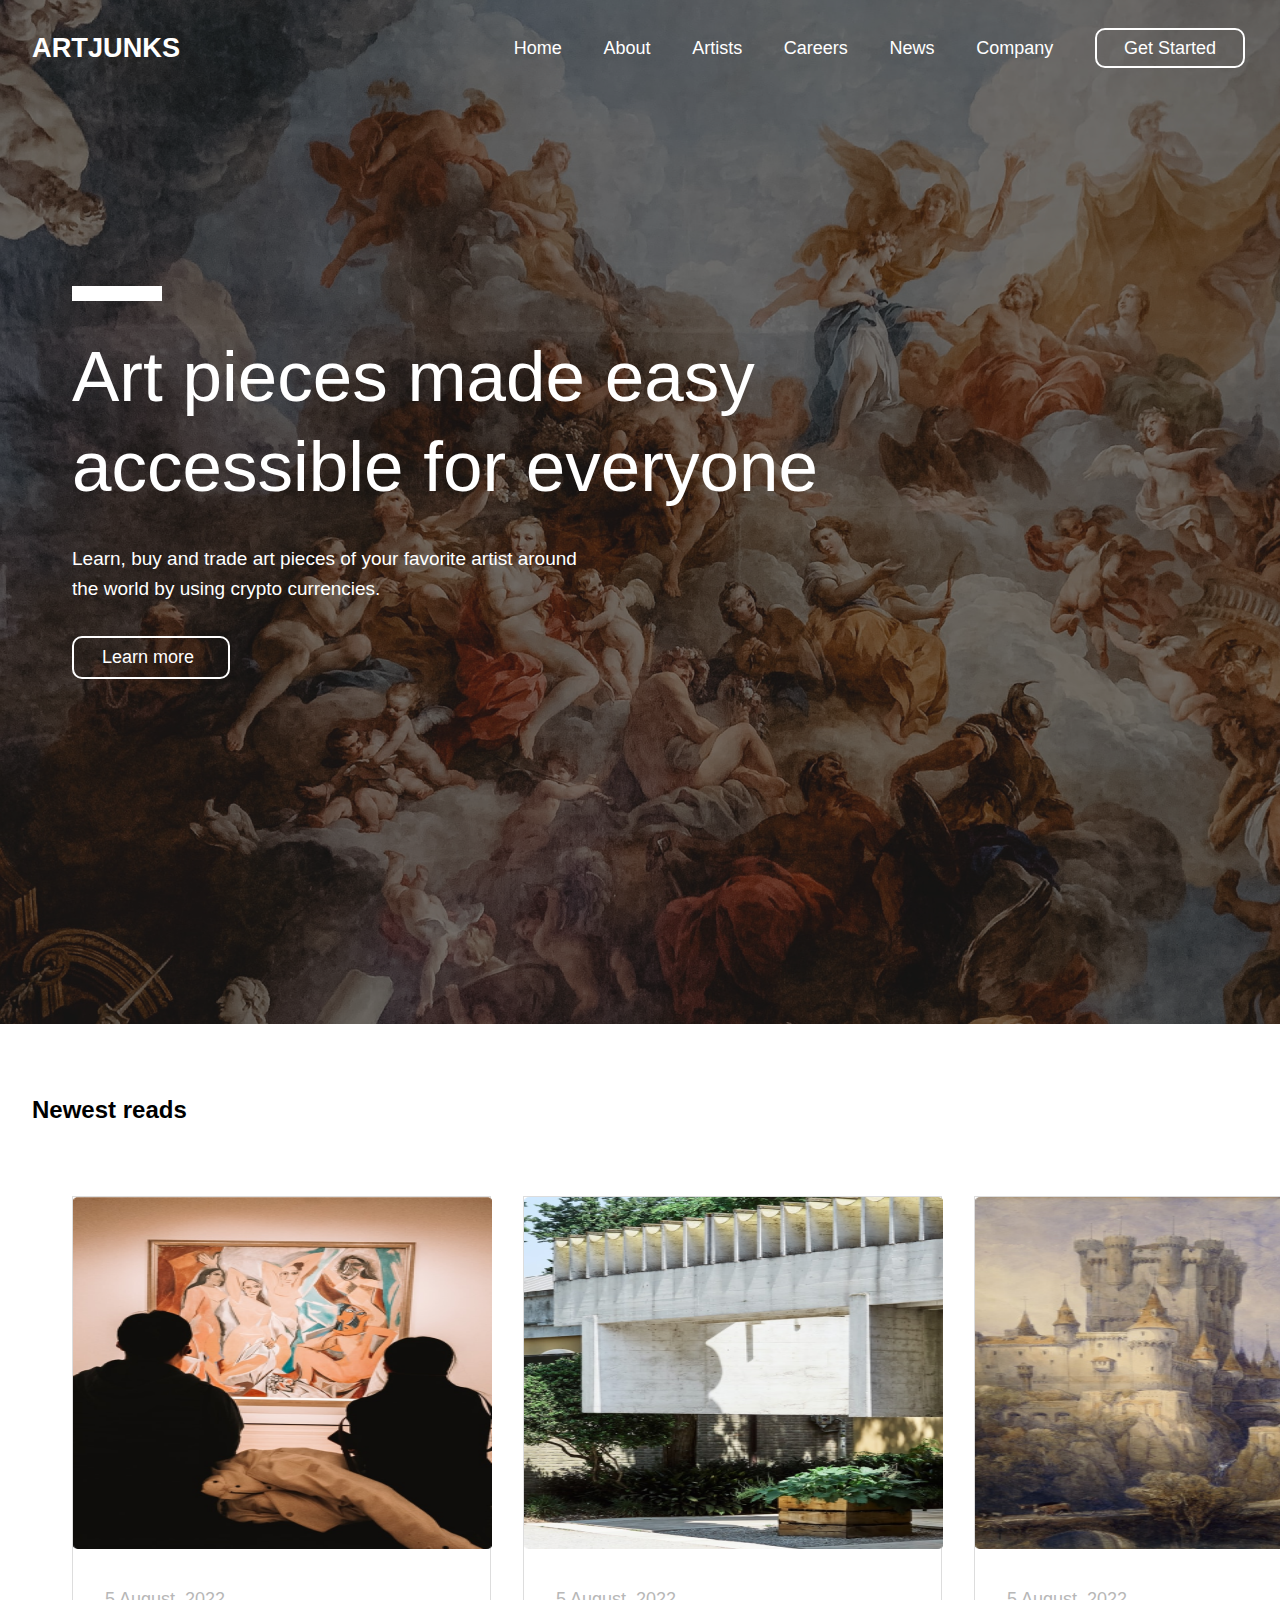
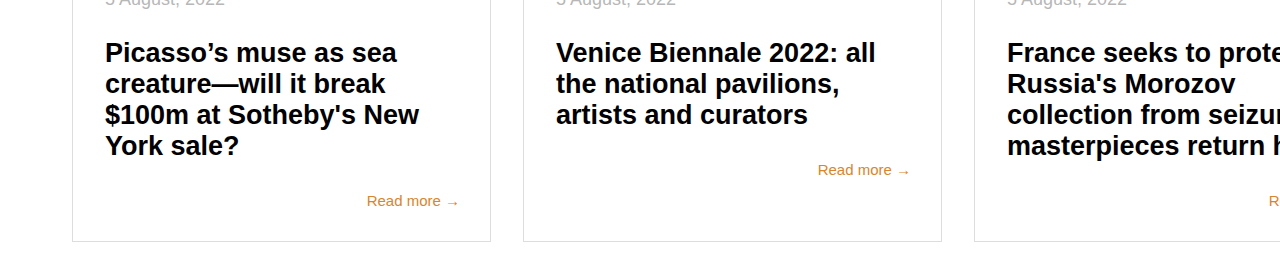
<file: Assignment-2/index.html>
<!DOCTYPE html>
<html lang="en">

<head>
    <meta charset="UTF-8">
    <meta name="viewport" content="width=device-width, initial-scale=1.0">
    <meta name="description" content="Learn about job openings at Jovian and submit your application now">
    <meta name="keywords" content="data science, software development, jobs">
    <meta name="author" content="Jovian">
    <meta name="robots" content="index, follow">
    <meta property="og:title" content="Jovian Careers">
    <meta property="og:description" content="Learn about job openings at Jovian and submit your application now">
    <meta property="og:image" content="images/KBD7w8k - Imgur.png">
    <meta name="twitter:title" content="Jovian Careers">
    <meta name="twitter:description" content="Learn about job openings at Jovian and submit your application now">
    <meta name="twitter:image" content="images/KBD7w8k - Imgur.png">
    <link rel="icon" href="images/favicon.webp" type="image/x-icon">
    <link rel="stylesheet" href="styles.css" />
    <title>Assignment-2</title>
</head>

<body>
    <div id="bg-img-container">
    </div>

    <div id="navbar">
        <div id="nav-head">ARTJUNKS</div>
        <div id="nav-menu">
            <img src="images/Hamburger Menu.png" alt="" id="nav-menu-logo">
        </div>
        <div id="menu-buttons">
            <ul id="nav-list">
                <li class="list-iems">Home</li>
                <li class="list-iems">About</li>
                <li class="list-iems">Artists</li>
                <li class="list-iems">Careers</li>
                <li class="list-iems">News</li>
                <li class="list-iems">Company</li>
                <li class="list-iems get-button">Get Started</li>
            </ul>
        </div>
    </div>

    <div id="header">
        <div id="box">
            <img src="images/Rectangle 3.png" alt="rectangle box">
        </div>
        <div id="head">Art pieces made easy accessible for everyone</div>
        <div id="para">
            <p id="para-text">Learn, buy and trade art pieces of your favorite artist around the world by using crypto
                currencies.</p>
        </div>
        <div id="head-button">Learn more</div>
    </div>
    <div id="heading">
        <h2>Newest reads</h2>
    </div>
    <div id="news-section">
        <div class="news">
            <div class="news-image">
                <img src="images/unsplash_0aL3qzGKDpY.png" alt="">
            </div>
            <div class="news-title">
                <div class="news-time">5 August, 2022</div>
                <div class="news-head">Picasso’s muse as sea creature—will it break $100m at Sotheby's New York sale?
                </div>
                <div class="news-read">Read more &#8594</div>
            </div>
        </div>
        <div class="news">
            <div class="news-image">
                <img src="images/unsplash_ieXZRcAKfmE.png" alt="">
            </div>
            <div class="news-title">
                <div class="news-time">5 August, 2022</div>
                <div class="news-head">Venice Biennale 2022: all the national pavilions, artists and curators
                </div>
                <div class="news-read">Read more &#8594</div>
            </div>
        </div>
        <div class="news">
            <div class="news-image">
                <img src="images/unsplash_sJr8LDyEf7k.png" alt="" >
            </div>
            <div class="news-title">
                <div class="news-time">5 August, 2022</div>
                <div class="news-head">France seeks to protect Russia's Morozov collection from seizure as masterpieces return home
                </div>
                <div class="news-read">Read more &#8594</div>
            </div>
        </div>
    </div>
</body>

</html>
</file>
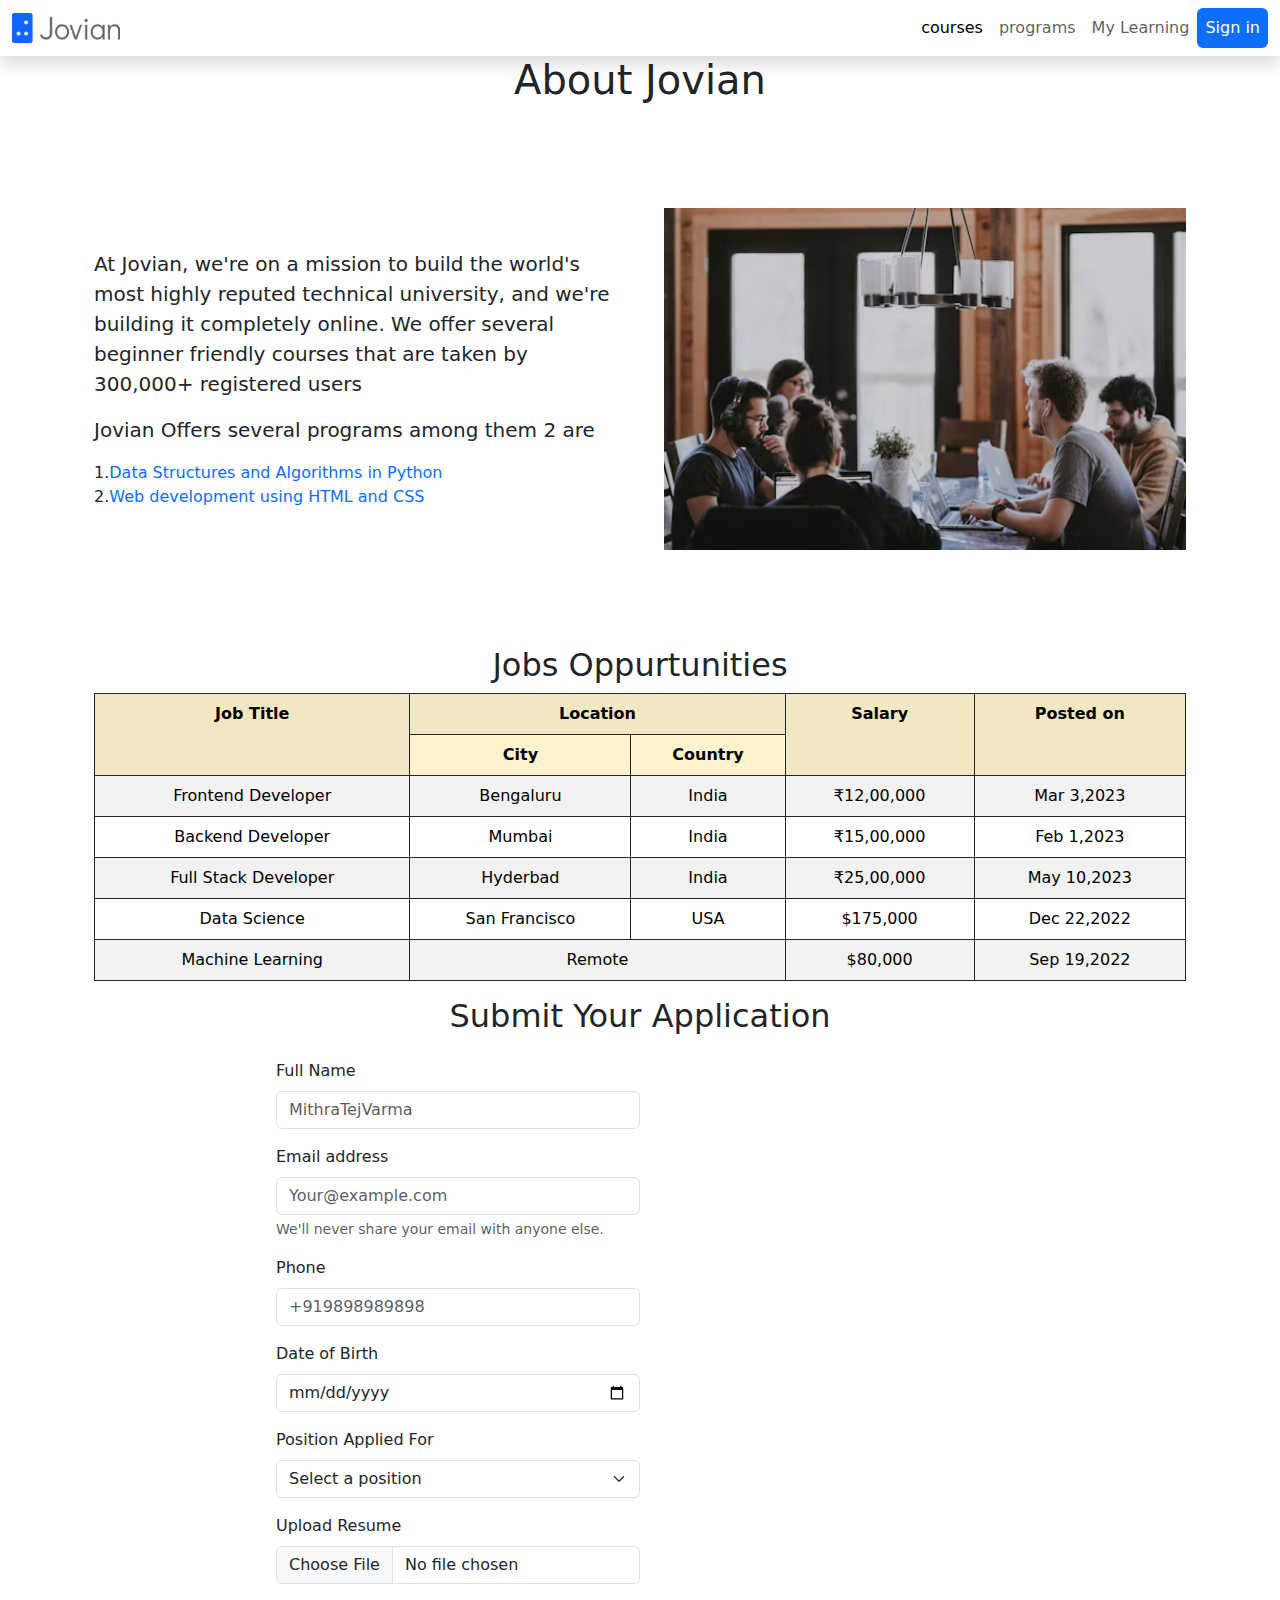
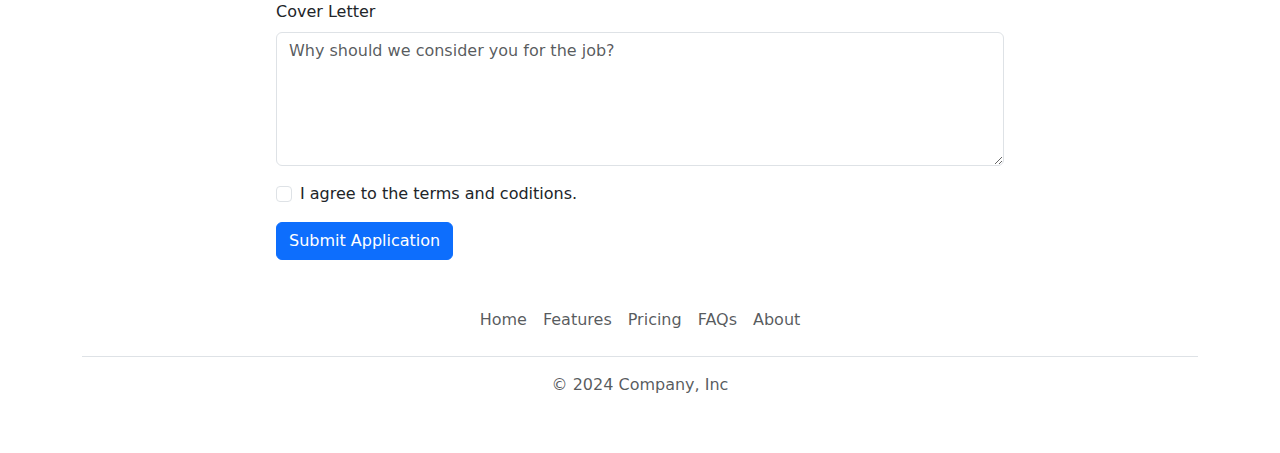
<file: bootstrap live web page/index.html>
<!DOCTYPE html>
<html lang="en">

<head>
    <meta charset="UTF-8">
    <meta name="viewport" content="width=device-width, initial-scale=1.0">
    <meta name="description" content="Learn about job openings at Jovian and submit your application now">
    <meta name="keywords" content="data science, software development, jobs">
    <meta name="author" content="Jovian">
    <meta name="robots" content="index, follow">
    <meta property="og:title" content="Jovian Careers">
    <meta property="og:description" content="Learn about job openings at Jovian and submit your application now">
    <meta property="og:image" content="images/KBD7w8k - Imgur.png">
    <meta name="twitter:title" content="Jovian Careers">
    <meta name="twitter:description" content="Learn about job openings at Jovian and submit your application now">
    <meta name="twitter:image" content="images/KBD7w8k - Imgur.png">
    <title>Jovian Careers</title>
    <link rel="icon" href="images/undefined - Imgur.png" type="image/x-icon">
    <link rel="stylesheet" href="/bootstrap-5.3.3-dist/bootstrap-5.3.3-dist/css/bootstrap.min.css">
    <link rel="stylesheet" href="styles.css" />
</head>

<body>
    <!-- Nav bar -->
    <nav class="navbar navbar-expand-sm shadow">
        <div class="container-fluid">
          <div class="navbar-brand">
            <img class="d-md-none" src="images/jovian-logo.png" alt="Jovian logo without text" height="30px">
            <img class="d-none d-md-block" src="images/logo.png" alt="Jovian logo with text" height="30px">
          </div>
          <button class="navbar-toggler" type="button" data-bs-toggle="collapse" data-bs-target="#navbarNavAltMarkup" aria-controls="navbarNavAltMarkup" aria-expanded="false" aria-label="Toggle navigation">
            <span class="navbar-toggler-icon text-dark"></span>
          </button>
          <div class="collapse navbar-collapse justify-content-end " id="navbarNavAltMarkup">
            <div class="navbar-nav ">
              <a class="nav-link active" aria-current="page" href="#">courses</a>
              <a class="nav-link" href="#">programs</a>
              <a class="nav-link" href="#">My Learning</a>
              <a class="nav-link btn bg-primary text-white ">Sign in</a>
            </div>
          </div>
        </div>
      </nav>



    <!-- About section (or) Hero section -->
    <div class="display-5 text-center">
      <h1>About Jovian</h1></div>
    <div class="container col-xxl-8 px-4 py-5">
        <div class="row flex-lg-row-reverse align-items-center g-5 py-5">
          <div class="col-10 col-sm-8 col-lg-6">
            <img src="images/work-side.jpg" class="d-block mx-lg-auto img-fluid" alt="Bootstrap Themes" width="700" height="500" loading="lazy">
          </div>
          <div class="col-lg-6">
            <p class="lead">At Jovian, we're on a mission to build the world's most highly reputed technical university, and we're building it completely online. We offer several beginner friendly courses that are taken by 300,000+ registered users</p>
             <p class="lead" >Jovian Offers several programs among them 2 are</p>
            <div class="link">1.<a class="text-decoration-none" href="#">Data Structures and Algorithms in Python</a></div>
            <div class="link">2.<a class="text-decoration-none" href="#">Web development using HTML and CSS</a></div>
          </div>
        </div>
      </div>
    <!-- Job Oppurtunities -->
    <!-- <div id="jobs">Jobs</div> -->
    <div class="container">
      <h2 class="text-center">Jobs Oppurtunities</h1>
      <div class="container-fluid d-lg-none">
          <div class="job card my-2 p-3">
              <div class="card-title fw-bold text-dark">Frontend Developer</div>
              <div class="card-detail text-secondary">Bengaluru, India </div>
              <div class="card-detail text-secondary">₹12,00,000</div>
              <div class="card-detail text-secondary">posted Mar 3,2023</div>
          </div>
          <div class="job card my-2 p-3">
              <div class="card-title">Backend Developer</div>
              <div class="card-detail text-secondary">Mumbai,India</div>
              <div class="card-detail text-secondary">₹15,00,000</div>
              <div class="card-detail text-secondary">posted Feb 1,2023</div>
          </div>
          <div class="job card my-2 p-3">
              <div class="card-title">Full Stack Developer</div>
              <div class="card-detail text-secondary">Hyderbad, India</div>
              <div class="card-detail text-secondary">₹ 25,00,000</div>
              <div class="card-detail text-secondary">Posted May 10, 2023</div>
          </div>
          <div class="job card my-2 p-3">
              <div class="card-title">Data Scientist</div>
              <div class="card-detail text-secondary">San Francisco, USA</div>
              <div class="card-detail text-secondary">$175,000</div>
              <div class="card-detail text-secondary">Posted Dec 22, 2022</div>
          </div>
          <div class="job card my-2 p-3">
              <div class="card-title">ML Engineer</div>
              <div class="card-detail text-secondary">Remote</div>
              <div class="card-detail text-secondary">$80,000</div>
              <div class="card-detail text-secondary">Posted Sep 19, 2022</div>
          </div>
      </div>
      <div class="container-fluid d-none d-lg-flex">
      <table class="table table-bordered border-dark text-center table-striped">
        <tr class="table-warning border-dark">
            <th rowspan="2">Job Title</th>
            <th colspan="2">Location</th>
            <th rowspan="2">Salary</th>
            <th rowspan="2">Posted on</th>
        </tr>
        <tr class="table-warning border-dark">
            <th>City</th>
            <th>Country</th>
        </tr>
        <tr class="">
            <td>Frontend Developer</td>
            <td>Bengaluru</td>
            <td> India </td>
            <td>₹12,00,000</td>
            <td>Mar 3,2023</td>
        </tr>
        <tr class="">
            <td>Backend Developer</td>
            <td>Mumbai</td>
            <td>India</td>
            <td>₹15,00,000</td>
            <td>Feb 1,2023</td>
        </tr>
        <tr class="">
            <td>Full Stack Developer</td>
            <td>Hyderbad</td>
            <td>India</td>
            <td>₹25,00,000</td>
            <td>May 10,2023</td>
        </tr>
        <tr class="">
            <td>Data Science</td>
            <td>San Francisco</td>
            <td>USA</td>
            <td>$175,000</td>
            <td>Dec 22,2022</td>
        </tr>
        <tr class="">
            <td>Machine Learning</td>
            <td colspan="2"> Remote</td>
            <td>$80,000</td>
            <td>Sep 19,2022</td>
        </tr>

    </table>
  </div>
    </div>
<!--APPLICATION FORM-->
<div class="container px-4">
  <h2 class="text-center mb-4">Submit Your Application</h2>
  <form
    class="offset-lg-2 col-lg-8"
    action="https://formbold.com/s/3L7wR"
    method="POST"
    enctype="multipart/form-data"
  >
    <!--NAME-->
    <div class="mb-3 col-sm-6">
      <label for="fullname" class="form-label"> Full Name </label>
      <input
        type="text"
        class="form-control"
        name="name"
        required
        placeholder="MithraTejVarma"
        id="fullname"
      />
    </div>

    <!--EMAIL-->
    <div class="mb-3 col-sm-6">
      <label for="email" class="form-label"> Email address </label>
      <input
        type="email"
        class="form-control"
        name="email"
        placeholder="Your@example.com"
        id="email"
        aria-describedby="emailHelp"
        required
      />
      <div id="emailHelp" class="form-text">
        We'll never share your email with anyone else.
      </div>
    </div>

    <!--PHONE-->
    <div class="mb-3 col-sm-6">
      <label for="phone" class="form-label">Phone</label>
      <input
        type="tel"
        class="form-control"
        id="phone"
        placeholder="+919898989898"
        name="phone"
        required
      />
    </div>

    <!--DOB-->
    <div class="mb-3 col-sm-6">
      <label for="dob" class="form-label">Date of Birth</label>
      <input
        type="date"
        class="form-control"
        id="dob"
        name="dob"
        required
      />
    </div>

    <!--POSITION-->
    <div class="mb-3 col-sm-6">
      <label for="position" class="form-label">Position Applied For</label>
      <select class="form-select" aria-label="Default select example">
        <option selected value="">Select a position</option>
        <option value="frontend developer">Frontend Developer</option>
        <option value="Backend developer">Backend Developer</option>
        <option value="full stack developer">Full Stack Developer</option>
        <option value="data scientist">Data Scientist</option>
        <option value="ml engineer ">ML Engineer</option>
      </select>
    </div>

    <!--RESUME-->
    <div class="mb-3 col-sm-6">
      <label for="resume" class="form-label">Upload Resume</label>
      <input
        type="file"
        class="form-control"
        id="resume"
        name="resume"
        required
      />
    </div>

    <!--COVER LETTER-->
    <div class="mb-3">
      <label for="resume" class="form-label">Cover Letter</label>
      <textarea
        placeholder="Why should we consider you for the job?"
        class="form-control"
        id="resume"
        name="resume"
        rows="5"
        required
      ></textarea>
    </div>

    <!--TERMS-->
    <div class="mb-3 form-check">
      <input type="checkbox" class="form-check-input" id="terms" />
      <label class="form-check-label" for="terms"
        >I agree to the terms and coditions.</label
      >
    </div>

    <!--SUBMIT BUTTON-->
    <button type="submit" class="btn btn-primary">
      Submit Application
    </button>
  </form>
</div>
   <!-- Footer-->
   <div class="container">
    <footer class="py-3 my-4">
      <ul class="nav justify-content-center border-bottom pb-3 mb-3 d-block text-center d-md-flex">
        <li class="nav-item"><a href="#" class="nav-link px-2 text-body-secondary">Home</a></li>
        <li class="nav-item"><a href="#" class="nav-link px-2 text-body-secondary">Features</a></li>
        <li class="nav-item"><a href="#" class="nav-link px-2 text-body-secondary">Pricing</a></li>
        <li class="nav-item"><a href="#" class="nav-link px-2 text-body-secondary">FAQs</a></li>
        <li class="nav-item"><a href="#" class="nav-link px-2 text-body-secondary">About</a></li>
      </ul>
      <p class="text-center text-body-secondary">© 2024 Company, Inc</p>
    </footer>
  </div>
    <script src="/bootstrap-5.3.3-dist/bootstrap-5.3.3-dist/js/bootstrap.bundle.min.js"></script>
</body>

</html>
</file>
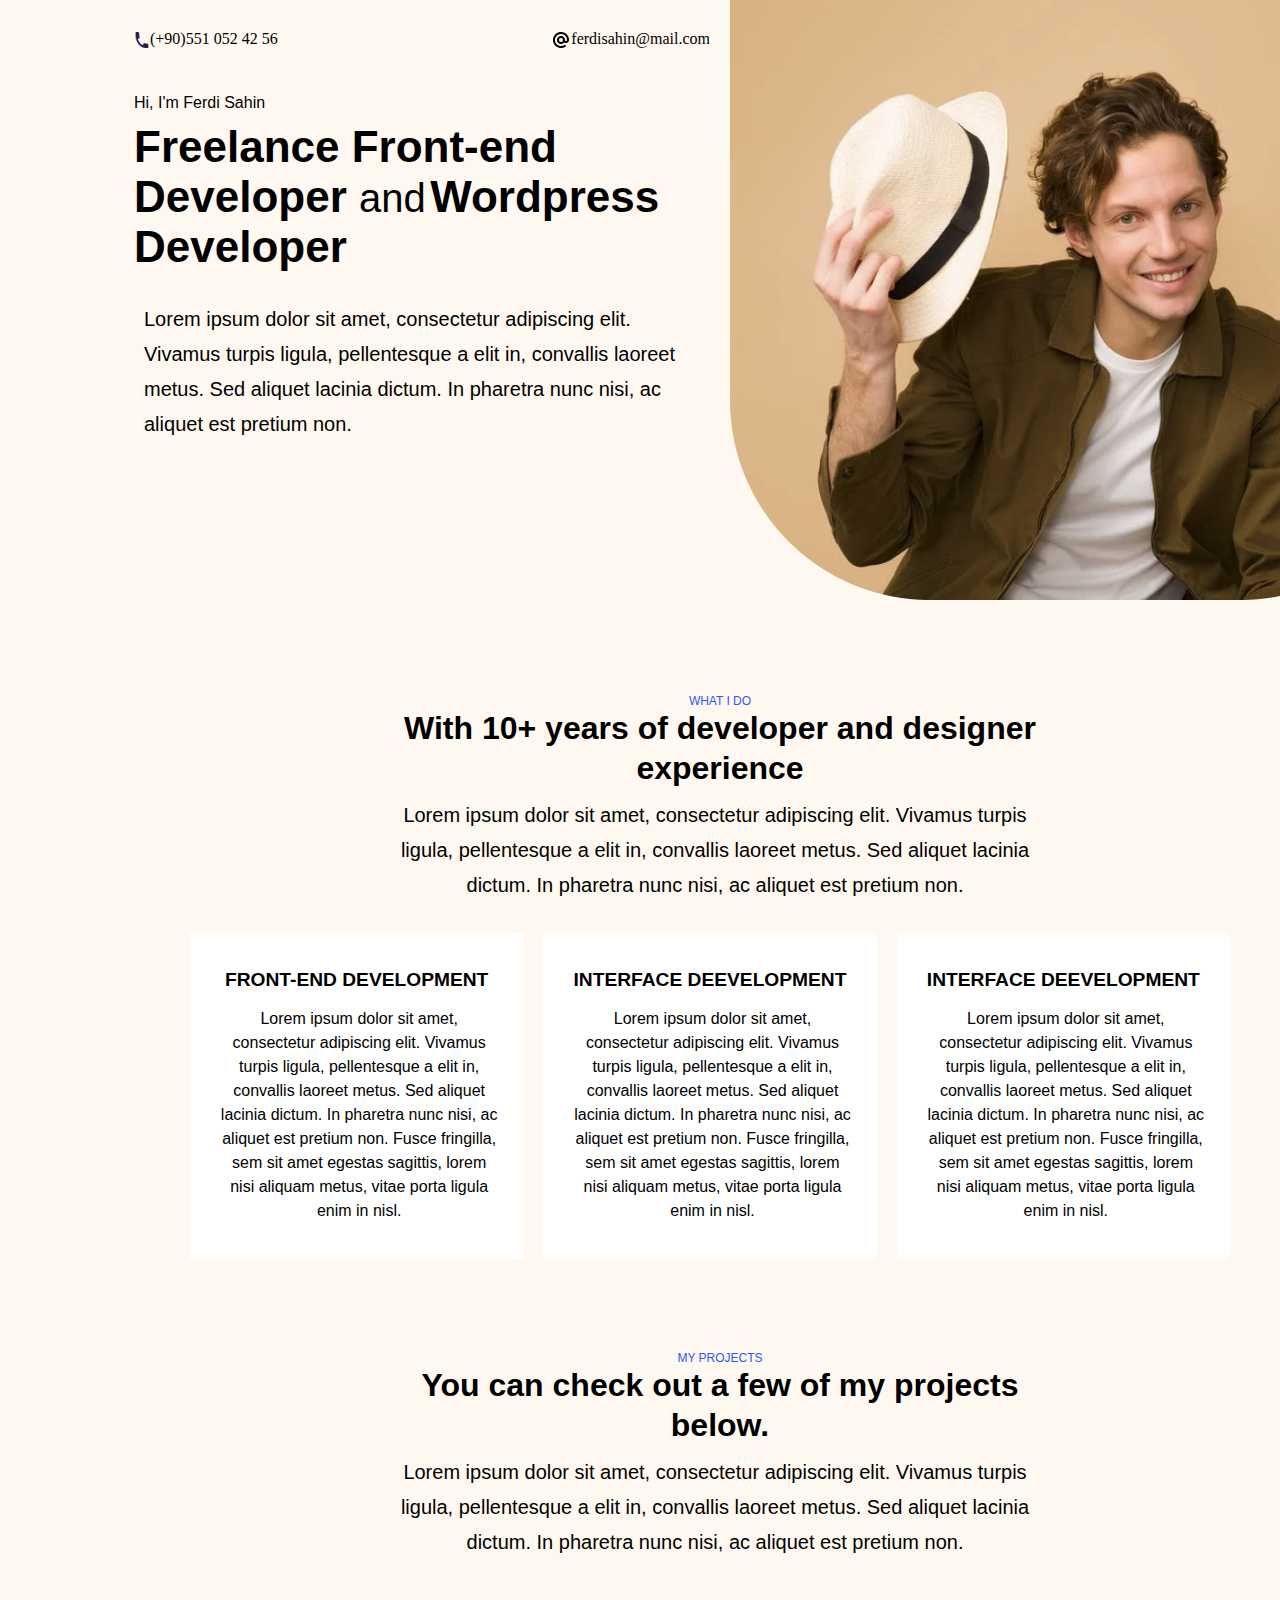
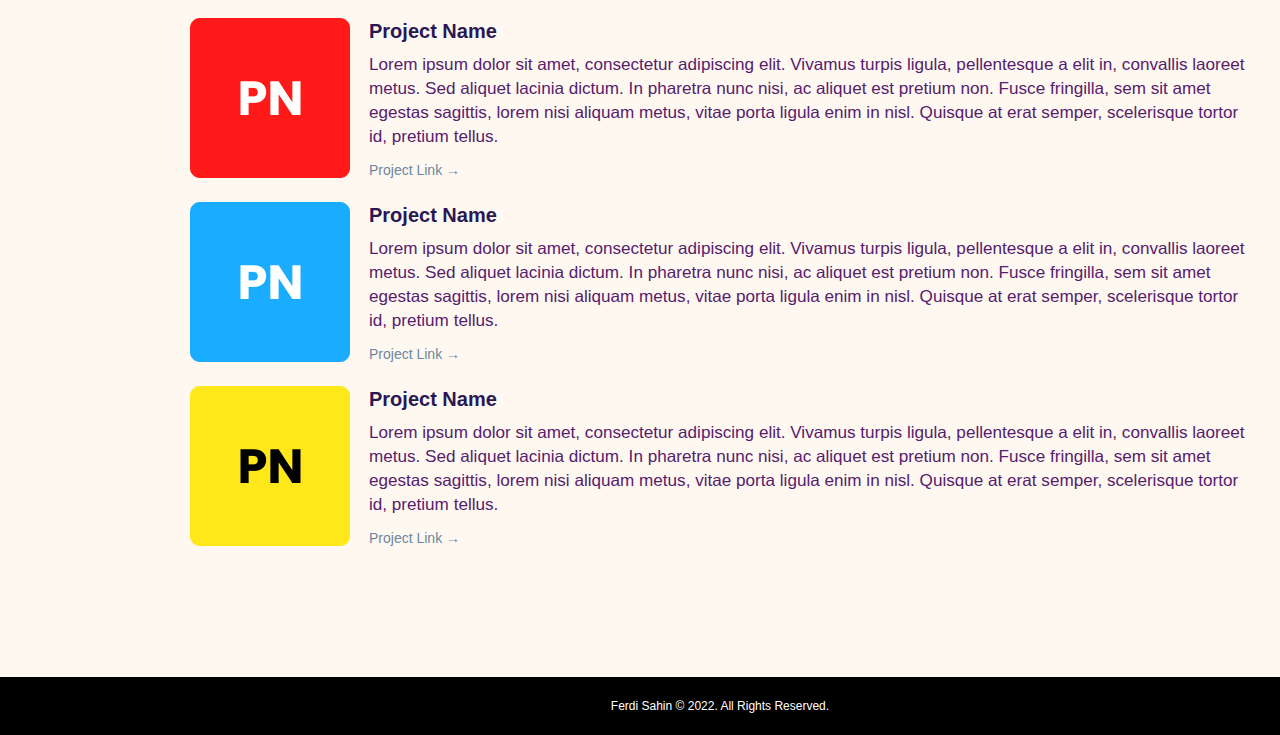
<file: figma-third website/index.html>
<!DOCTYPE html>
<html lang="en">

<head>
    <meta charset="UTF-8">
    <meta name="viewport" content="width=device-width, initial-scale=1.0">
    <title>Figma - Assignment</title>
    <link rel="stylesheet" href="styles.css">
</head>

<body>
    <div id="home">
        <div id="left-home">
            <div id="contacts">
                <div id="phone">
                    <div><img src="images/Frame (1).png" alt="phone-image" class="contacts-image" height="20px"
                            width="16px"></div>
                    <div class="text">(+90)551 052 42 56</div>
                </div>
                <div id="email">
                    <div><img class="contacts-image" src="images/Frame.png" alt="email"></div>
                    <div class="text">ferdisahin@mail.com</div>
                </div>
            </div>
            <div>
                <p id="hi-line">Hi, I'm Ferdi Sahin</p>
                <h2 class="h2"> Freelance Front-end <br>Developer </h2><span id="and">and</span>
                <h2 class="h2"> Wordpress Developer</h2>
                <p class="para"> Lorem ipsum dolor sit amet, consectetur adipiscing elit. Vivamus turpis ligula,
                    pellentesque a elit in,
                    convallis laoreet metus. Sed aliquet lacinia dictum. In pharetra nunc nisi, ac aliquet est pretium
                    non.</p>
            </div>
        </div>
        <div id="home-image">
            <img id="image" src="images/Image.png" alt="photo" width="710px" height="600px">
        </div>
    </div>
    <div id="about">
        <div class="top">WHAT I DO</div>
        <div class="head">With 10+ years of developer and designer experience</div>
        <div class="centered-para">
            <p class="para centre">Lorem ipsum dolor sit amet, consectetur adipiscing elit. Vivamus turpis ligula,
                pellentesque a elit in, convallis laoreet metus. Sed aliquet lacinia dictum. In pharetra nunc nisi, ac
                aliquet est pretium non.</p>
        </div>
        <div id="container">
            <div class="box">
                <h2 class="heading">FRONT-END DEVELOPMENT</h2>
                <p class="about-para">Lorem ipsum dolor sit amet, consectetur adipiscing elit. Vivamus turpis ligula,
                    pellentesque a elit in, convallis laoreet metus. Sed aliquet lacinia dictum. In pharetra nunc nisi,
                    ac aliquet est pretium non. Fusce fringilla, sem sit amet egestas sagittis, lorem nisi aliquam
                    metus, vitae porta ligula enim in nisl.</p>
            </div>
            <div class="box">
                <h2 class="heading">INTERFACE DEEVELOPMENT</h2>
                <p class="about-para">Lorem ipsum dolor sit amet, consectetur adipiscing elit. Vivamus turpis ligula,
                    pellentesque a elit in, convallis laoreet metus. Sed aliquet lacinia dictum. In pharetra nunc nisi,
                    ac aliquet est pretium non. Fusce fringilla, sem sit amet egestas sagittis, lorem nisi aliquam
                    metus, vitae porta ligula enim in nisl.</p>
            </div>
            <div class="box">
                <h2 class="heading">INTERFACE DEEVELOPMENT</h2>
                <p class="about-para">Lorem ipsum dolor sit amet, consectetur adipiscing elit. Vivamus turpis ligula,
                    pellentesque a elit in, convallis laoreet metus. Sed aliquet lacinia dictum. In pharetra nunc nisi,
                    ac aliquet est pretium non. Fusce fringilla, sem sit amet egestas sagittis, lorem nisi aliquam
                    metus, vitae porta ligula enim in nisl.</p>
            </div>
        </div>
    </div>
    <div id="section-projects">
        <div class="top"> MY PROJECTS</div>
        <div class="head">You can check out a few of my projects below.</div>
        <div class="section-para ">
            <p class="para centre">Lorem ipsum dolor sit amet, consectetur adipiscing elit. Vivamus turpis ligula,
                pellentesque a elit in, convallis laoreet metus. Sed aliquet lacinia dictum. In pharetra nunc nisi, ac
                aliquet est pretium non.</p>
        </div>
        <div id="projects">
            <div class="project">
                <div class="project-logo"><img src="images/Logo (1).png" alt="project 1" height="160px" width="160px"
                        class="pr-img"></div>
                <div class="project-info">
                    <div class="project-name"><span class="span-title">Project Name</span></div>
                    <div class="project-text">Lorem ipsum dolor sit amet, consectetur adipiscing elit. Vivamus turpis
                        ligula, pellentesque a elit in, convallis laoreet metus. Sed aliquet lacinia dictum. In pharetra
                        nunc nisi, ac aliquet est pretium non. Fusce fringilla, sem sit amet egestas sagittis, lorem
                        nisi aliquam metus, vitae porta ligula enim in nisl. Quisque at erat semper, scelerisque tortor
                        id, pretium tellus.</div>
                    <div class="project-link"><a href="" class="link">Project Link &#8594</a></div>
                </div>
            </div>
            <div class="project">
                <div class="project-logo"><img src="images/Logo (3).png" alt="project 1" height="160px" width="160px"
                        class="pr-img"></div>
                <div class="project-info">
                    <div class="project-name"><span class="span-title">Project Name</span></div>
                    <div class="project-text">Lorem ipsum dolor sit amet, consectetur adipiscing elit. Vivamus turpis
                        ligula, pellentesque a elit in, convallis laoreet metus. Sed aliquet lacinia dictum. In pharetra
                        nunc nisi, ac aliquet est pretium non. Fusce fringilla, sem sit amet egestas sagittis, lorem
                        nisi aliquam metus, vitae porta ligula enim in nisl. Quisque at erat semper, scelerisque tortor
                        id, pretium tellus.</div>
                    <div class="project-link"><a href="" class="link">Project Link &#8594</a></div>
                </div>
            </div>
            <div class="project">
                <div class="project-logo"><img src="images/Logo (2).png" alt="project 1" height="160px" width="160px"
                        class="pr-img"></div>
                <div class="project-info">
                    <div class="project-name"><span class="span-title">Project Name</span></div>
                    <div class="project-text">Lorem ipsum dolor sit amet, consectetur adipiscing elit. Vivamus turpis
                        ligula, pellentesque a elit in, convallis laoreet metus. Sed aliquet lacinia dictum. In pharetra
                        nunc nisi, ac aliquet est pretium non. Fusce fringilla, sem sit amet egestas sagittis, lorem
                        nisi aliquam metus, vitae porta ligula enim in nisl. Quisque at erat semper, scelerisque tortor
                        id, pretium tellus.</div>
                    <div class="project-link"><a href="" class="link">Project Link &#8594</a></div>
                </div>
            </div>
        </div>
    </div>
    <div id="footer">
        <p id="footer-text">Ferdi Sahin © 2022. All Rights Reserved.</p>
    </div>
</body>

</html>
</file>
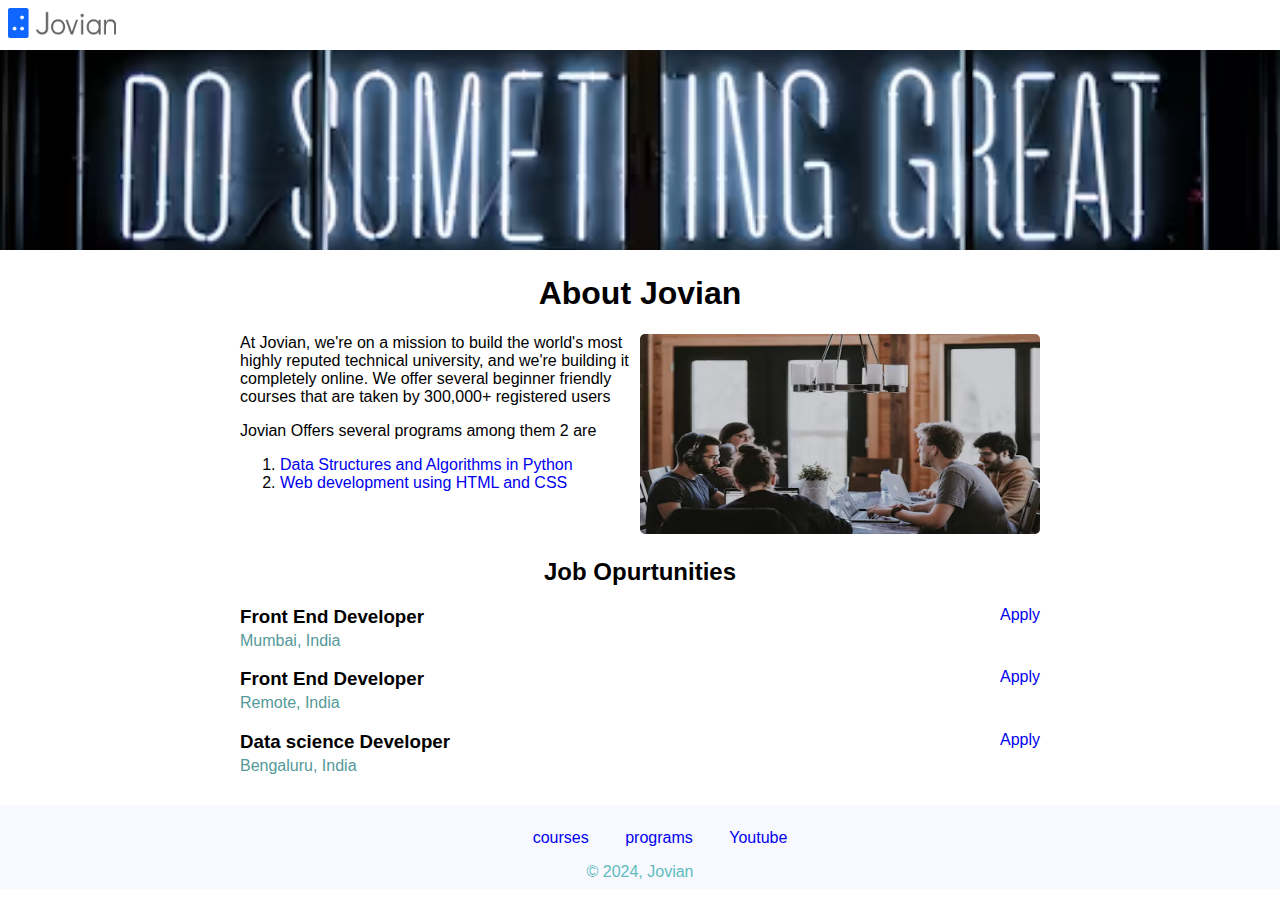
<file: my-first-web-page/index.html>
<!DOCTYPE html>
<html lang="en">

<head>
    <meta charset="UTF-8">
    <meta name="viewport" content="width=device-width, initial-scale=1.0">
    <title>My First Website-page</title>
    <link rel="stylesheet" href="styles.css" />
</head>

<body>
    <div>
        <img id="logo" src="images/logo.png" alt="Jovian logo">
        <img id="banner" src="images/banner.jpg" alt="Banner for Jovian" height="200px">
        <h1 class="heading">About Jovian</h1>
        <div id="about">
            <div id="description">
                <p style="margin-top: 0;">At Jovian, we're on a mission to build
                    the world's most highly reputed technical
                    university, and we're building it completely
                    online. We offer several beginner friendly
                    courses that are taken by 300,000+ registered
                    users</p>

                Jovian Offers several programs among them 2 are
                <ol>
                    <li>
                        <a href="https://jovian.ai/learn/data-structures-and-algorithms-in-python" target="_blank"> Data
                            Structures and
                            Algorithms in Python</a>
                    </li>
                    <li>
                        <a href="https://jovian.ai/learn/web-development-with-html-and-css" target="_blank"> Web
                            development
                            using HTML and CSS</a>
                    </li>
                </ol>
            </div>
            <div id="team">
                <img id="work" src="images/work-side.jpg" alt="working together" height="200px">
            </div>
        </div>

        <h2>Job Opurtunities</h2>
        <div id="jobs">
            <div id="job-role">
                <a class="apply" href="mailto:nmithratej@gmail.com?subject=Frontend">Apply</a>
                <h3>Front End Developer</h3>
                <div class="location">Mumbai, India</div>
            </div>
            <div id="job-role">
                <a class="apply" href="mailto:nmithratej@gmail.com?subject=Backend">Apply</a>
                <h3>Front End Developer</h3>
                <div class="location">Remote, India</div>
            </div>
            <div id="job-role">
                <a class="apply" href="mailto:nmithratej@gmail.com?subject=Data Science">Apply</a>
                <h3>Data science Developer</h3>
                <div class="location">Bengaluru, India</div>
            </div>
        </div>
        <div id="footer">
            <ul id="footer-list">
                <li>
                    <a href="http://jovian.com" target="_blank">courses</a>
                </li>
                <li>
                    <a href="http://jovian.com" target="_blank">programs</a>
                </li>
                <li>
                    <a href="http://youtube.com/@jovianhq" target="_blank">Youtube</a>
                </li>
            </ul>
            <div id="copyright">© 2024, Jovian</div>
        </div>
    </div>
</body>

</html>
</file>
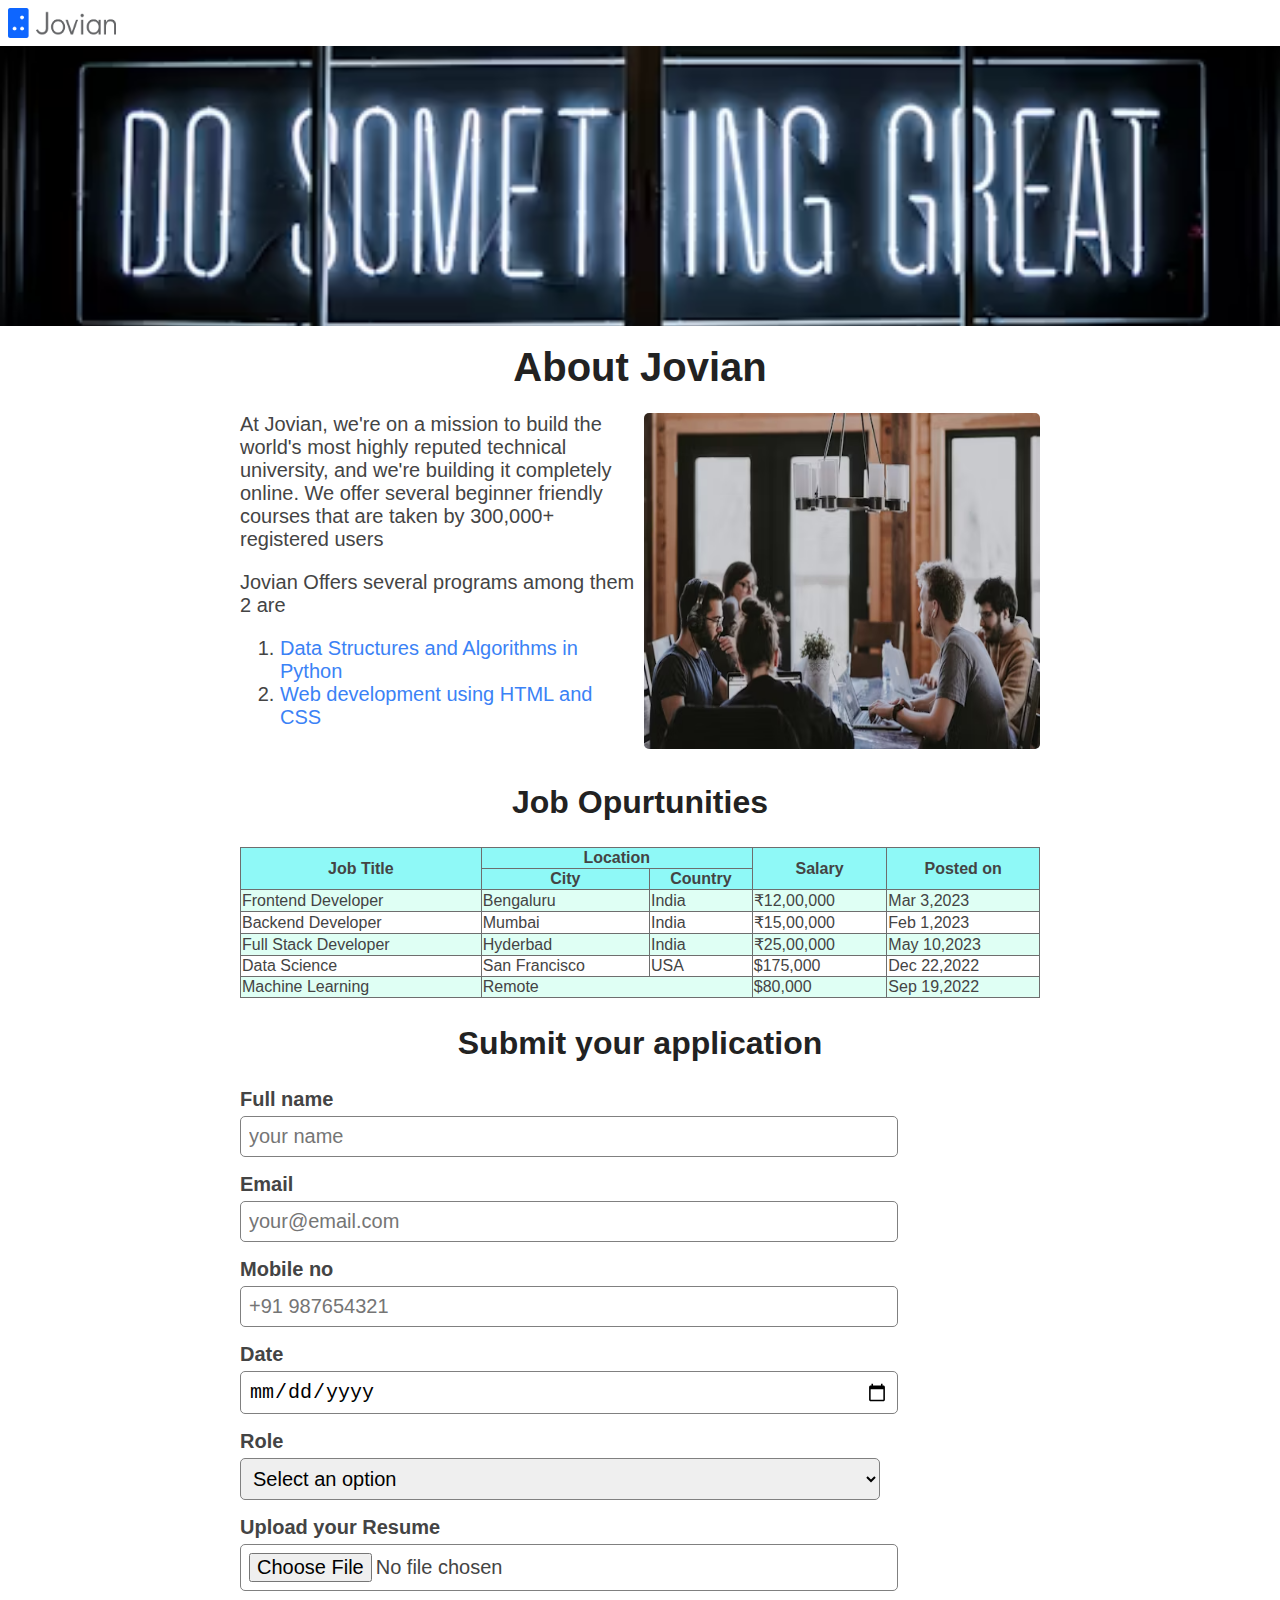
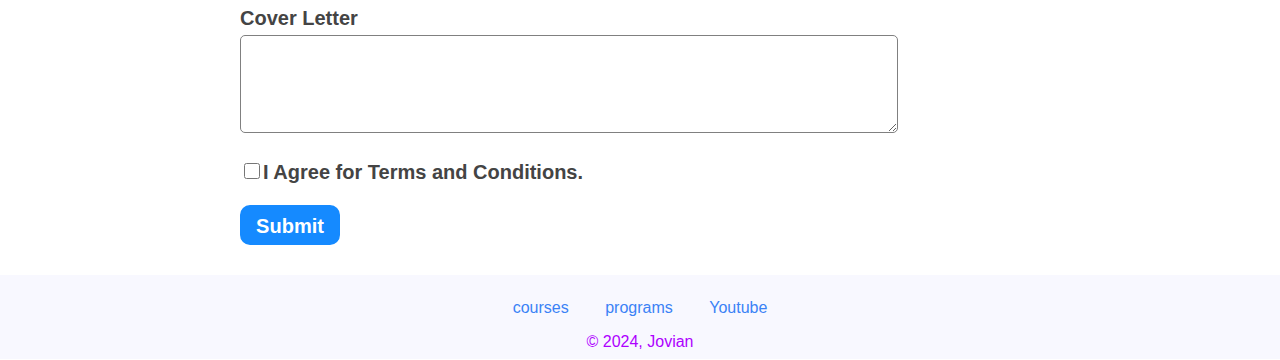
<file: my-second-page/index.html>
<!DOCTYPE html>
<html lang="en">

<head>
    <meta charset="UTF-8">
    <meta name="viewport" content="width=device-width, initial-scale=1.0">
    <meta name="description" content="Learn about job openings at Jovian and submit your application now">
    <meta name="keywords" content="data science, software development, jobs">
    <meta name="author" content="Jovian">
    <meta name="robots" content="index, follow">
    <meta property="og:title" content="Jovian Careers">
    <meta property="og:description" content="Learn about job openings at Jovian and submit your application now">
    <meta property="og:image" content="images/KBD7w8k - Imgur.png">
    <meta name="twitter:title" content="Jovian Careers">
    <meta name="twitter:description" content="Learn about job openings at Jovian and submit your application now">
    <meta name="twitter:image" content="images/KBD7w8k - Imgur.png">
    <title>Jovian Careers</title>
    <link rel="icon" href="images/undefined - Imgur.png" type="image/x-icon">
    <link rel="stylesheet" href="styles.css" />
</head>

<body>
    <div>
        <div id="navbar">
        <img src="images/jovian-logo.png" alt="jovian-logo" id="jovian-logo" height="30" >
        <img id="jovian-logo-text" src="images/logo.png" alt="Jovian logo with text" height="30">
    </div>
        <img id="banner" src="images/banner.jpg" alt="Banner for Jovian" >
        <h1 class="heading">About Jovian</h1>
        <div id="about">
            <div id="description">
                <p style="margin-top: 0;">At Jovian, we're on a mission to build
                    the world's most highly reputed technical
                    university, and we're building it completely
                    online. We offer several beginner friendly
                    courses that are taken by 300,000+ registered
                    users</p>

                Jovian Offers several programs among them 2 are
                <ol>
                    <li>
                        <a href="https://jovian.ai/learn/data-structures-and-algorithms-in-python" target="_blank"> Data
                            Structures and
                            Algorithms in Python</a>
                    </li>
                    <li>
                        <a href="https://jovian.ai/learn/web-development-with-html-and-css" target="_blank"> Web
                            development
                            using HTML and CSS</a>
                    </li>
                </ol>
            </div>
            <div id="team">
                <img id="work" src="images/work-side.jpg" alt="working together" >
            </div>
        </div>

        <h2>Job Opurtunities</h2>
        <div id="jobs">
            <div id="jobs-list">
                <div class="job">
                    <div class="job-title">Frontend Developer</div>
                    <div class="job-detail">Bengaluru, India </div>
                    <div class="job-detail">₹12,00,000</div>
                    <div class="job-detail">posted Mar 3,2023</div>
                </div>
                <div class="job">
                    <div class="job-title">Backend Developer</div>
                    <div class="job-detail">Mumbai,India</div>
                    <div class="job-detail">₹15,00,000</div>
                    <div class="job-detail">posted Feb 1,2023</div>
                </div>
                <div class="job">
                    <div class="job-title">Full Stack Developer</div>
                    <div class="job-detail">Hyderbad, India</div>
                    <div class="job-detail">₹ 25,00,000</div>
                    <div class="job-detail">Posted May 10, 2023</div>
                </div>
                <div class="job">
                    <div class="job-title">Data Scientist</div>
                    <div class="job-detail">San Francisco, USA</div>
                    <div class="job-detail">$175,000</div>
                    <div class="job-detail">Posted Dec 22, 2022</div>
                </div>
                <div class="job">
                    <div class="job-title">ML Engineer</div>
                    <div class="job-detail">Remote</div>
                    <div class="job-detail">$80,000</div>
                    <div class="job-detail">Posted Sep 19, 2022</div>
                </div>
            </div>
            <table id="job-table">
                <tr class="job-head-row">
                    <th rowspan="2">Job Title</th>
                    <th colspan="2">Location</th>
                    <th rowspan="2">Salary</th>
                    <th rowspan="2">Posted on</th>
                </tr>
                <tr class="job-head-row">
                    <th>City</th>
                    <th>Country</th>
                </tr>
                <tr class="job-data-row">
                    <td>Frontend Developer</td>
                    <td>Bengaluru</td>
                    <td> India </td>
                    <td>₹12,00,000</td>
                    <td>Mar 3,2023</td>
                </tr>
                <tr class="job-data-row">
                    <td>Backend Developer</td>
                    <td>Mumbai</td>
                    <td>India</td>
                    <td>₹15,00,000</td>
                    <td>Feb 1,2023</td>
                </tr>
                <tr class="job-data-row">
                    <td>Full Stack Developer</td>
                    <td>Hyderbad</td>
                    <td>India</td>
                    <td>₹25,00,000</td>
                    <td>May 10,2023</td>
                </tr>
                <tr class="job-data-row">
                    <td>Data Science</td>
                    <td>San Francisco</td>
                    <td>USA</td>
                    <td>$175,000</td>
                    <td>Dec 22,2022</td>
                </tr>
                <tr class="job-data-row">
                    <td>Machine Learning</td>
                    <td colspan="2"> Remote</td>
                    <td>$80,000</td>
                    <td>Sep 19,2022</td>
                </tr>

            </table>
        </div>

        <div id="application">
            <h2>Submit your application</h2>
            <form action="https://formbold.com/s/3L7wR" method="POST" enctype="multipart/form-data"
                id="application-form">
                <div class="form-group">
                    <label for="name">Full name</label>
                    <input type="text" name="Full name" id="name" required placeholder="your name">
                </div>
                <div class="form-group">
                    <label for="email">Email</label>
                    <input type="email" name="email" id="email" required placeholder="your@email.com">
                </div>
                <div class="form-group">
                    <label for="mobile">Mobile no</label>
                    <input type="tel" name="mobile number" id="mobile" required placeholder="+91 987654321">
                </div>
                <div class="form-group">
                    <label for="date">Date</label>
                    <input type="date" name="date" id="date" required>
                </div>
                <div class="form-group">
                    <label for="select-role">Role</label>
                    <select name="role" id="select-role" required>
                        <option value="">Select an option</option>
                        <option value="front-end developer">Frontend Developer</option>
                        <option value="front-end developer">Backend Developer</option>
                        <option value="front-end developer">Fullstack Developer</option>
                        <option value="front-end developer">Data Scientist</option>
                        <option value="front-end developer">ML Engineer</option>
                    </select>
                </div>
                <div class="form-group">
                    <label for="resume">Upload your Resume</label>
                    <input type="file" name="resume" id="resume" required accept=".pdf,.docx,">
                </div>
                <div class="form-group">
                    <label for="cv">Cover Letter</label>
                    <textarea name="cover letter" id="cv" cols="30" rows="10"></textarea>
                </div>
                <div class="form-group">
                    <label for="terms">
                        <input type="checkbox" name="terms and conditions" id="terms" required>I Agree for Terms and
                        Conditions.
                    </label>
                </div>
                <div class="form-group">
                    <input type="submit" id="submit">
                </div>
            </form>
        </div>
        <div id="footer">
            <ul id="footer-list">
                <li>
                    <a href="http://jovian.com" target="_blank">courses</a>
                </li>
                <li>
                    <a href="http://jovian.com" target="_blank">programs</a>
                </li>
                <li>
                    <a href="http://youtube.com/@jovianhq" target="_blank">Youtube</a>
                </li>
            </ul>
            <div id="copyright">© 2024, Jovian</div>
        </div>
    </div>
</body>

</html>
</file>
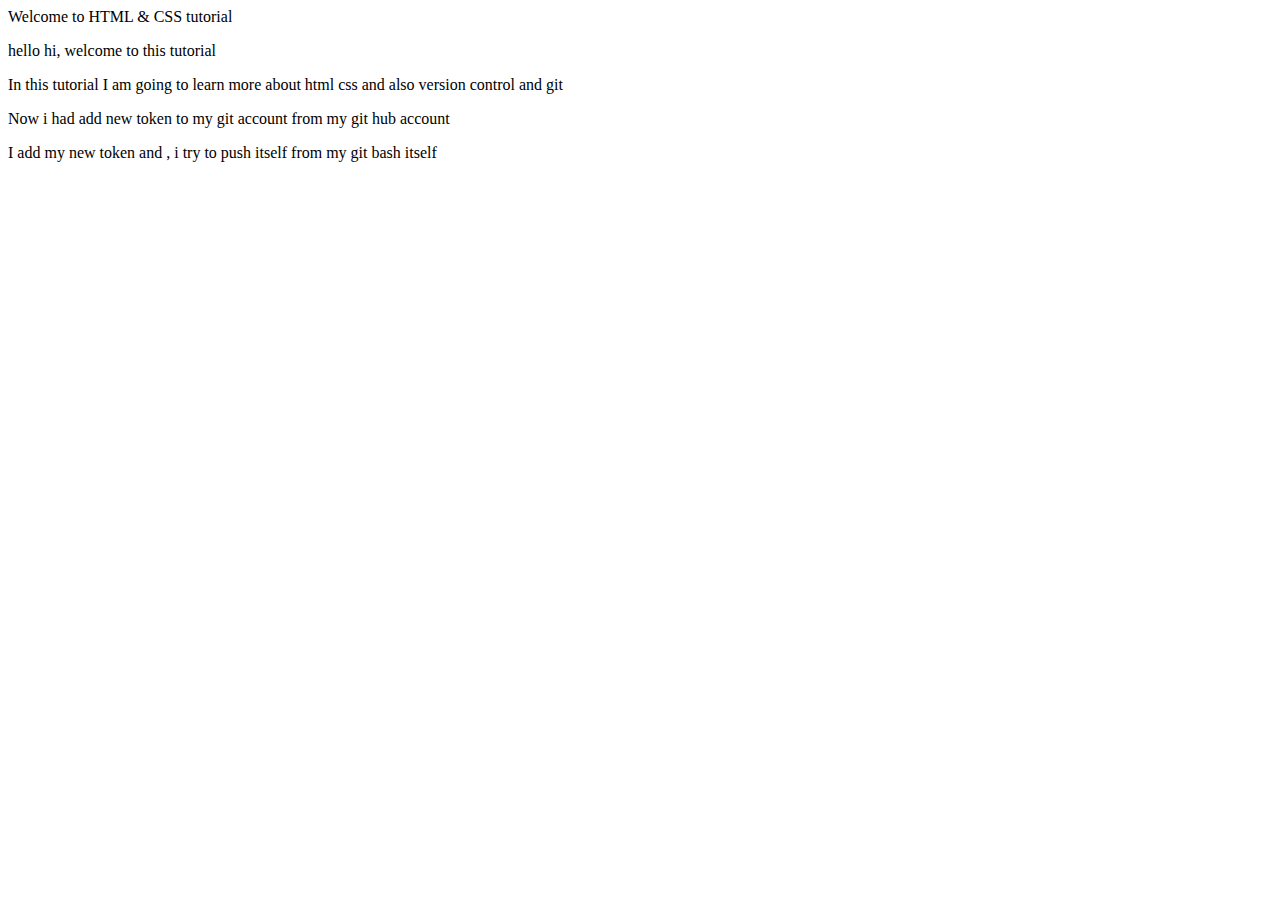
<file: my-first-web-page/01.html>
<!DOCTYPE html>
<html lang="en">
<head>
    <meta charset="UTF-8">
    <meta name="viewport" content="width=device-width, initial-scale=1.0">
    <title>My First Web Page</title>
</head>
<body>
    Welcome to HTML & CSS tutorial
    <p>hello hi, welcome to this tutorial</p>
    <p>In this tutorial I am going to learn more about html css and also version control and git</p>
    <p>Now i had add new token to my git account from my git hub account </p>
    <p>I add my new token and , i try to push itself from my git bash itself</p>
</body>
</html>
</file>
<file: Assignment-2/styles.css>
/*responsive web layout*/

/*Mobile layout and also all styles that are common 
for every layout*/
body {
    font-family: "Inter", "Roboto", sans-serif;
    font-size: 14px;
    margin: 0;
}

#bg-img-container {
    position: relative;
    /* Container for image and text */
    width: 100%;
    height: 1024px;
    /*Set your desired height*/
    background-image: url("images/unsplash_1rBg5YSi00c.png");
    /* Replace with your image path */
    background-repeat: no-repeat;
    background-size: cover;
    /* Cover the entire container */
    color: white;
    /* Text color */
}

#navbar {
    display: flex;
    margin: 32px 0;
    position: absolute;
    font-size: 24px;
    top: 0;
    width: 100%;
    color: white;
    /* Text color */
    justify-content: space-between;

}

#nav-head {
    font-weight: 900;
    font-size: 1.70rem;
    margin-left: 32px;
}

#nav-menu {
    align-self: flex-end;
    margin-right: 32px;
}

#menu-buttons {
    display: none;
}

#header {
    position: absolute;
    top: 285px;
    display: flex;
    flex-direction: column;
    max-width: 314px;
    margin-left: 32px;
    gap: 32px;
}

#box {
    /* margin-bottom: 32px; */
    height: 15px;
}

#head {
    font-size: 42px;
    font-weight: 400;
    line-height: 61.8px;
    color: white;
}

#para-text {
    margin: 0;
    font-size: 19px;
    line-height: 30px;
    color: white;
}

#head-button {
    border: 2px solid white;
    color: white;
    border-radius: 10px;
    font-size: 18px;
    padding: 9px 28px;
    width: 98px;
}

#heading {
    margin: 72px 32px;
}

#heading h2 {
    font-size: 24px;
    margin: 0;
}

#news-section {
    max-width: 311px;
    margin-left: auto;
    margin-right: auto;
    display: flex;
    flex-direction: column;
    gap: 32px;
    margin-bottom: 32px;

}

.news {
    border: 1px solid #DDDDDD;
}

.news-title {
    display: flex;
    flex-direction: column;
    margin-left: 32px;
    margin-top: 35px;
}

.news-time {
    color: #B7B7B7;
    margin-bottom: 28px;
}

.news-head {
    font-size: 21px;
    font-weight: 700;
    line-height: 24px;
    width: 247px;
}

.news-read {
    margin-top: 30px;
    align-self: flex-end;
    font-size: 15px;
    color: #D9852C;
    font-weight: 500;
    padding-right: 32px;
    margin-bottom: 32px;
}

/*Tablet layout*/

@media screen and (min-width:430px) {
    body {
        font-size: 16px;
    }

    #bg-img-container {
        background-image: url("images/Background.png");
    }

    #header {
        max-width: 600px;
        margin-left: 72px;
        margin-right: 72px;
    }

    #head {
        font-size: 57px;
        font-weight: 400;
        line-height: 90px;
    }

    #para {
        color: white;
        font-weight: 500;
        font-size: 19px;
        width: 526px;
        margin: 0;
        line-height: 30px;
        /* margin-top: 12px;
        margin-bottom: 12px; */
    }
    #news-section{
        max-width: none;
        flex-direction: row;
        margin-left: 72px;
        /* flex-shrink: 2; */
        /* flex-wrap: wrap; */
    }
    .news{
        width: 187px;
        /* height: 635px; */
        box-sizing: border-box;
    }
    .news-image img{
        width: 187px;
        height: 352px;

    }
    .news-title{
        width: 154px;
    }
    .news-head{
      width:123px ;
      text-wrap: wrap;
      font-size: 16px;
      line-height: 18px;
    }
    .news-read{
        justify-self: flex-end;
    }
}

/*Desktop layout*/

@media screen and (min-width:966px) {
    body {
        font-size: 18px;
    }

    #nav-menu {
        display: none;
    }

    #bg-img-container {
        background-image: url("images/Background\ \(1\).png");
    }

    #menu-buttons {
        display: inline;
    }

    #nav-list {
        list-style-type: none;
        margin: 0;
        padding: 0;
    }

    #nav-list li {
        display: inline;
        margin-right: 35px;
        font-size: 18px;
    }

    .get-button {
        border: 2px solid white;
        border-radius: 10px;
        padding: 8px 27px;
    }

    #header {
        max-width: 748px;

    }

    #head {
        font-size: 71px;
    }
    .news{
        width: 419px;
    }
    .news-image img{
        width: 419px;
    }
    .news-title{
        width: 355px;
        margin-right: 32px;
    }
    .news-head{
        width: 353px; 
        text-wrap: wrap;
        font-size: 27px;
        line-height: 31px;
        font-weight: 700;
      }
      .news-read{
        padding: 0;
        align-self: flex-end;
      }



}
</file>
<file: bootstrap live web page/styles.css>
/* Base styles (extra small devices - mobile) */
/* CSS rules */
/* html {
    font-size: 14px;
  }
  
body {
    margin: 0;
    padding: 0;
    font-family: 'Roboto', sans-serif;
    font-size: 1rem;
    color: #444444;
}
  
h1, h2, h3, h4, h5, h6 {
    font-family: 'Inter', sans-serif , Arial, Helvetica, sans-serif;
    font-weight: 600;
    color: #222222;
}
  
h1 { 
    font-size: 2.5rem; text-align: center; 
    margin: 15px auto;
}
h2 { font-size: 2rem; text-align: center; }
h3 { font-size: 1.75rem; }
h4 { font-size: 1.5rem; }
h5 { font-size: 1.25rem; }
h6 { font-size: 1rem; }

a {
  text-decoration: none;
  color: #3B82F6;
 }
  
  a:hover, a:focus {
    color: #1D4ED8;
  }

#navbar{
    padding: 8px;
}

#jovian-logo-text{
display: none;
}

#banner {
    width: 100%;
    object-fit: cover;
    height: 120px;
}

#about {
    display: flex;
    flex-direction: column;
    max-width: 500px;
    margin: 0 auto;
    padding: 8px;
  }
  
  #work {
    border-radius: 5px;
    width: 100%;
  }
  #job-table{
    display: none;
  }
  .job{
    border: 1px solid black;
    border-radius: 5px;
    margin:5px 4px;
    margin-bottom: 8px;
    padding: 5px;
  }
  .job-title{
    font-size: 20px;
    font-weight: 500;
    color: black;
  }
  .job-detail{
    margin-top: 4px;
    color: darkslategray;
  }
  #application {
    max-width: 500px;
    margin: 0 auto;
    padding: 0 8px;
  }
  
  .form-group {
    margin: 16px 0;
  }
  
  #application-form label {
    font-weight: 600;
  }
  
  .form-group input, select, textarea {
    padding: 8px;
    width: 90%;
    font-size: 1.25rem;
    margin-top: 4px;
    border-radius: 5px;
    border: 1px solid gray;
  }
  .form-group label{
    display: block;
  }
  
  .form-group textarea {
    font-family: 'Roboto', sans-serif;
    /* height: 120px; */
  /* }
  
  .form-group input[type="checkbox"] {
    width: 16px;
    height: 16px;
  }
  
  .form-group input[type="submit"] {
    background-color: #3B82F6;
    color: white;
    font-weight: 500;
    cursor: pointer;
  }
  h3 {
    margin-bottom: 4px;
}


#footer {
    text-align: center;
    background-color: ghostwhite;
    padding: 8px;
    margin-top: 30px;
}

#footer-list {
    list-style-type: none;
    padding-left: 0;
}

#footer-list li {
    display: block;
    margin: 0 16px;
}

#copyright {
    color: rgb(174, 0, 255);
} 
/* Small devices (tablets) 
@media screen and (min-width: 576px) {
    /* CSS rules 

    html{
        font-size: 16px;
    }
    #jovian-logo{
        display: none;
        }
    #jovian-logo-text{
        display: block;
    }
    #banner{
        height: 200px;
    }
    .job{
        max-width: 600px;
        margin: 5px auto;
    }
    #footer-list li {
        display: inline;
        margin: 0 16px;
    }
  }
  

/* Medium devices (laptops) 
@media screen and (min-width: 768px) {
    /* CSS rul
    #banner{
        height: 280px;
    }
    #about {
        flex-direction: row;
    max-width: 800px;}

    
      #description {
        width: 50%;
        padding-right: 8px;
        font-size: 1.25rem;
      }
      
      #team{
        width: 50%;
      }
      #work{
        height: 100%;
      }
      #jobs-list{
        display: none;
      }
      #jobs {
        max-width: 800px;
        margin: 0 auto;
        padding: 0 8px;
        font-size: 1rem;
    }
    
    #job-table {
        display: table;
        width: 100%;
        border: 1px solid rgb(110, 110, 110);
        border-collapse: collapse;
        padding: 8px;
    }
    
    .job-head-row th {
        border: 1px solid rgb(110, 110, 110);
        background-color: rgb(143, 249, 247);
    
    }
    
    .job-data-row td {
        border: 1px solid rgb(110, 110, 110);
    }
    
    #job-table tr:nth-child(odd) {
        background-color: rgb(223, 255, 244);
    }
    #application {
        max-width: 800px;
        margin: 0 auto;
        padding: 0 8px;
        font-family: Arial, Helvetica, sans-serif;
    }
    #application-form{
        padding: 0 auto;

    }
    .form-group {
        margin: 16px 0;
    }
    
    .form-group label {
        display: block;
        font-size: 1.25rem;
        font-weight: 600;
    }
    
    .form-group input,
    select,
    textarea {
        padding: 8px;
        font-size: 1.25rem;
        margin-top: 5px;
        width: 80%;
    }
    
    .form-group textarea {
        margin: 5px 0;
        height: 220px;
    }
    
    .form-group input[type="submit"] {
        margin-right: 8px;
    }
    
    #cv {
        height: 80px;
        width: 80%;
    }
    
    #resume {
        border: 1px solid grey;
    }
    
    #submit {
        background-color: rgb(21, 138, 255);
        border: 2px solid rgb(21, 138, 255);
        color: white;
        height: 40px;
        font-weight: 600;
        width: 100px;
        border-radius: 10px;
        cursor: pointer;
    }
    
    #submit:hover,
    #submit:focus {
        background-color: rgb(255, 192, 75);
        border: 2px solid rgb(21, 138, 255);
        color: rgb(21, 138, 255);
    }
    
  } */ 








/* body {
    margin: 0;
    padding: 0;
    font-family: Arial, Helvetica, sans-serif;
}

#logo {
    height: 30px;
    margin: 8px;
}



.heading {
    text-align: center;
}

h2 {
    text-align: center;

}

#about {
    display: flex;
    max-width: 800px;
    margin: 0 auto;
    padding: 0 8px;
    font-size: 1rem;
}

#description {
    width: 50%;
    padding: 0 8px;
}

a {
    text-decoration: none;
}

#team {
    width: 50%;


}

#work {
    border-radius: 5px;
    width: 100%;
    height: 100%;
}


 */

/* body{ */
  /* height: 1000px; */
/* } */
</file>
<file: figma-third website/styles.css>
body {
    font-family: Arial, Helvetica, sans-serif;
    width: 1440px;
    margin: 0;
    padding: 0;
    height: 2316px;
    background-color: #FFF8F0;
}

#home {
    display: flex;
    justify-content: flex-end;
}

#left-home {
    width: 40%;
    padding-right: 8px;
}

#contacts {
    font-family: "League Spartan";
    display: flex;
    margin: 10px 0;
    margin-top: 30px;
    margin-bottom: 40px;
    justify-content: space-between;
}

#phone {
    display: flex;
}

#email {
    display: flex;
}

/* .contacts-image{ */
/* height: 16px; */
/* width: 16px; */
/* } */
#hi-line {
    font-size: 1rem;
    font-weight: 500;
    margin-bottom: 10px;
}

.h2 {
    display: inline;
    font-weight: 800;
    font-size: 2.75rem;
    line-height: 50px;
}

#and {
    font-size: 2.5rem;
    font-weight: 500;
}

.para {
    font-size: 1.25rem;
    font-weight: 500;
    padding: 10px;
    line-height: 35px;
}

#home-image {
    padding-left: 12px;
}

/* #image{ */

/* top: 0px; */
/* left: 0px; */
/* } */
#about {
    margin-left: 0px;
    margin-top: 90px;
}

.top {
    text-align: center;
    font-size: 0.75rem;
    font-weight: 500;
    color: #2858FF;
}

.head {
    text-align: center;
    /* font-family: League Spartan; */
    font-size: 32px;
    font-weight: 700;
    width: 700px;
    line-height: 40px;
    margin: 0 auto;
}

.centered-para {
    width: 670px;
    margin-top: 0px;
    margin-left: 380px;
    display: flex;
    flex-direction: column;
    align-items: center;
}

.centre {
    text-align: center;
    margin-top: 0px;
}

#container {
    display: flex;
    margin-left: 190px;
    margin-right: 190px;
}

.box {
    background-color: white;
    margin-right: 20px;
    padding: 20px;
}

.about-para {
    text-align: center;
    line-height: 24px;
    font-size: 1rem;
    font-weight: 400;
    padding-left: 10px;
    padding-right: 5px;
}

.heading {
    font-size: 1.20rem;
    text-align: center;
}

#section-projects {
    width: 1060px;
    margin-top: 92px;
    margin-left: auto;
    margin-right: auto;
    margin-bottom: 127px;
}

.section-para {
    width: 670px;
    margin-top: 0px;
    margin-left: 190px;
    display: flex;
    flex-direction: column;
    align-items: center;
}

#projects {
    margin-top: 28px;
}

.project {
    display: flex;
    margin-top: 20px;
}

.project-logo {
    /* display: inline-block; */
    margin-right: 19px;
}

.project-info {
    /* display: inline-block; */
}

.project-name {
    font-weight: 700;
    line-height: 27px;
    font-size: 1.25rem;
    margin-bottom: 8px;
}

.span-title {
    color: #291854;
}

.project-text {
    font-weight: 400;
    font-size: 1.07rem;
    line-height: 24px;
    margin-bottom: 8px;
    color: #55206D;
}

.link {
    text-decoration: none;
    color: #6A87A3;
}

.project-link {
    font-size: 0.875rem;
    padding-top: 5px;
}

#footer {
    background-color: black;
    color: white;
    width: 100%;
    height: 58px;
    /* padding-top: auto; */
    /* padding-bottom: auto; */
}

#footer-text {
    width: fit-content;
    text-align: center;
    font-size: 0.75rem;
    margin: 0 auto;
    padding-top: 20px;
    /* padding-bottom: auto; */
    line-height: 18px;
}
</file>
<file: my-first-web-page/styles.css>
body{
    margin: 0;
    padding: 0;
    font-family: Arial, Helvetica, sans-serif;
}
#logo{
    height:30px ;
    margin: 8px;
}
#banner{
    width: 100%;
    object-fit: cover;
}
.heading{
    text-align: center;
}
h2{
    text-align: center;
}
#about{
    display: flex;
    max-width: 800px;
    margin:0 auto;
    padding:0 8px;
}
#description{
    width: 50%;
    /* padding: 0 8px; */
}
a{
    text-decoration: none;
}
#team{
    width:50%;
    
}
#work{
    border-radius: 5px;
    width: 100%;
}
.apply{
    float:right;
}
#jobs{
max-width: 800px;
margin: 0 auto;
padding: 0 auto;
}
#job-role{
    margin:0 auto;
}
h3{
    margin-bottom: 4px;
}

.location{
    margin-bottom: 4px;
    color: rgb(83, 153, 153);
}
#footer{
text-align: center;
background-color: ghostwhite;
padding: 8px;
margin-top: 30px;
}
#footer-list{
    list-style-type: none;
}
#footer-list li{
    display: inline;
    margin: 0 16px;
}
#copyright{
color: rgb(95, 189, 189);
}
</file>
<file: my-second-page/styles.css>
/* Base styles (extra small devices - mobile) */
/* CSS rules */
html {
    font-size: 14px;
  }
  
body {
    margin: 0;
    padding: 0;
    font-family: 'Roboto', sans-serif;
    font-size: 1rem;
    color: #444444;
}
  
h1, h2, h3, h4, h5, h6 {
    font-family: 'Inter', sans-serif , Arial, Helvetica, sans-serif;
    font-weight: 600;
    color: #222222;
}
  
h1 { 
    font-size: 2.5rem; text-align: center; 
    margin: 15px auto;
}
h2 { font-size: 2rem; text-align: center; }
h3 { font-size: 1.75rem; }
h4 { font-size: 1.5rem; }
h5 { font-size: 1.25rem; }
h6 { font-size: 1rem; }

a {
  text-decoration: none;
  color: #3B82F6;
 }
  
  a:hover, a:focus {
    color: #1D4ED8;
  }

#navbar{
    padding: 8px;
}

#jovian-logo-text{
display: none;
}

#banner {
    width: 100%;
    object-fit: cover;
    height: 120px;
}

#about {
    display: flex;
    flex-direction: column;
    max-width: 500px;
    margin: 0 auto;
    padding: 8px;
  }
  
  #work {
    border-radius: 5px;
    width: 100%;
  }
  #job-table{
    display: none;
  }
  .job{
    border: 1px solid black;
    border-radius: 5px;
    margin:5px 4px;
    margin-bottom: 8px;
    padding: 5px;
  }
  .job-title{
    font-size: 20px;
    font-weight: 500;
    color: black;
  }
  .job-detail{
    margin-top: 4px;
    color: darkslategray;
  }
  #application {
    max-width: 500px;
    margin: 0 auto;
    padding: 0 8px;
  }
  
  .form-group {
    margin: 16px 0;
  }
  
  #application-form label {
    font-weight: 600;
  }
  
  .form-group input, select, textarea {
    padding: 8px;
    width: 90%;
    font-size: 1.25rem;
    margin-top: 4px;
    border-radius: 5px;
    border: 1px solid gray;
  }
  .form-group label{
    display: block;
  }
  
  .form-group textarea {
    font-family: 'Roboto', sans-serif;
    /* height: 120px; */
  }
  
  .form-group input[type="checkbox"] {
    width: 16px;
    height: 16px;
  }
  
  .form-group input[type="submit"] {
    background-color: #3B82F6;
    color: white;
    font-weight: 500;
    cursor: pointer;
  }
  h3 {
    margin-bottom: 4px;
}


#footer {
    text-align: center;
    background-color: ghostwhite;
    padding: 8px;
    margin-top: 30px;
}

#footer-list {
    list-style-type: none;
    padding-left: 0;
}

#footer-list li {
    display: block;
    margin: 0 16px;
}

#copyright {
    color: rgb(174, 0, 255);
} 
/* Small devices (tablets) */
@media screen and (min-width: 576px) {
    /* CSS rules */

    html{
        font-size: 16px;
    }
    #jovian-logo{
        display: none;
        }
    #jovian-logo-text{
        display: block;
    }
    #banner{
        height: 200px;
    }
    .job{
        max-width: 600px;
        margin: 5px auto;
    }
    #footer-list li {
        display: inline;
        margin: 0 16px;
    }
  }
  

/* Medium devices (laptops) */
@media screen and (min-width: 768px) {
    /* CSS rules */
    #banner{
        height: 280px;
    }
    #about {
        flex-direction: row;
    max-width: 800px;}

    
      #description {
        width: 50%;
        padding-right: 8px;
        font-size: 1.25rem;
      }
      
      #team{
        width: 50%;
      }
      #work{
        height: 100%;
      }
      #jobs-list{
        display: none;
      }
      #jobs {
        max-width: 800px;
        margin: 0 auto;
        padding: 0 8px;
        font-size: 1rem;
    }
    
    #job-table {
        display: table;
        width: 100%;
        border: 1px solid rgb(110, 110, 110);
        border-collapse: collapse;
        padding: 8px;
    }
    
    .job-head-row th {
        border: 1px solid rgb(110, 110, 110);
        background-color: rgb(143, 249, 247);
    
    }
    
    .job-data-row td {
        border: 1px solid rgb(110, 110, 110);
    }
    
    #job-table tr:nth-child(odd) {
        background-color: rgb(223, 255, 244);
    }
    #application {
        max-width: 800px;
        margin: 0 auto;
        padding: 0 8px;
        font-family: Arial, Helvetica, sans-serif;
    }
    #application-form{
        padding: 0 auto;

    }
    .form-group {
        margin: 16px 0;
    }
    
    .form-group label {
        display: block;
        font-size: 1.25rem;
        font-weight: 600;
    }
    
    .form-group input,
    select,
    textarea {
        padding: 8px;
        font-size: 1.25rem;
        margin-top: 5px;
        width: 80%;
    }
    
    .form-group textarea {
        margin: 5px 0;
        height: 220px;
    }
    
    .form-group input[type="submit"] {
        margin-right: 8px;
    }
    
    #cv {
        height: 80px;
        width: 80%;
    }
    
    #resume {
        border: 1px solid grey;
    }
    
    #submit {
        background-color: rgb(21, 138, 255);
        border: 2px solid rgb(21, 138, 255);
        color: white;
        height: 40px;
        font-weight: 600;
        width: 100px;
        border-radius: 10px;
        cursor: pointer;
    }
    
    #submit:hover,
    #submit:focus {
        background-color: rgb(255, 192, 75);
        border: 2px solid rgb(21, 138, 255);
        color: rgb(21, 138, 255);
    }
    
  }








/* body {
    margin: 0;
    padding: 0;
    font-family: Arial, Helvetica, sans-serif;
}

#logo {
    height: 30px;
    margin: 8px;
}



.heading {
    text-align: center;
}

h2 {
    text-align: center;

}

#about {
    display: flex;
    max-width: 800px;
    margin: 0 auto;
    padding: 0 8px;
    font-size: 1rem;
}

#description {
    width: 50%;
    padding: 0 8px;
}

a {
    text-decoration: none;
}

#team {
    width: 50%;


}

#work {
    border-radius: 5px;
    width: 100%;
    height: 100%;
}



*/
</file>
